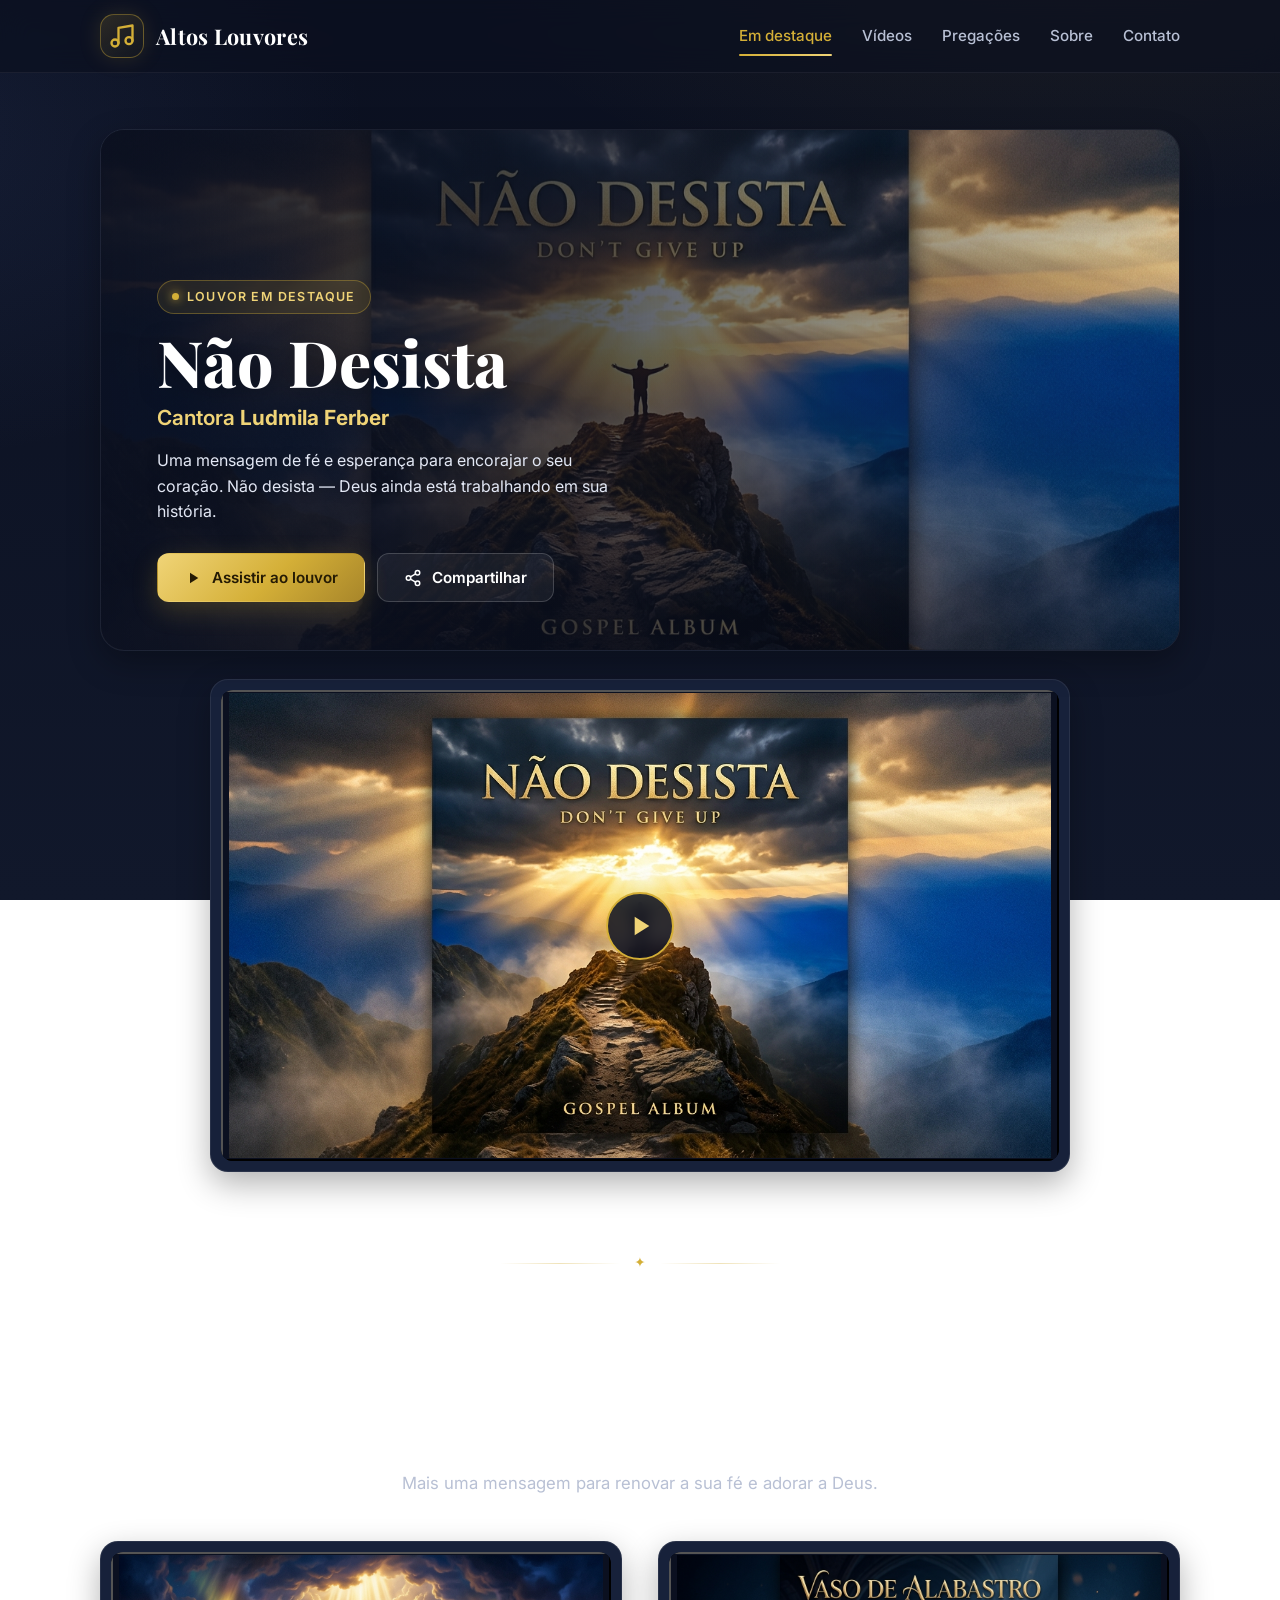
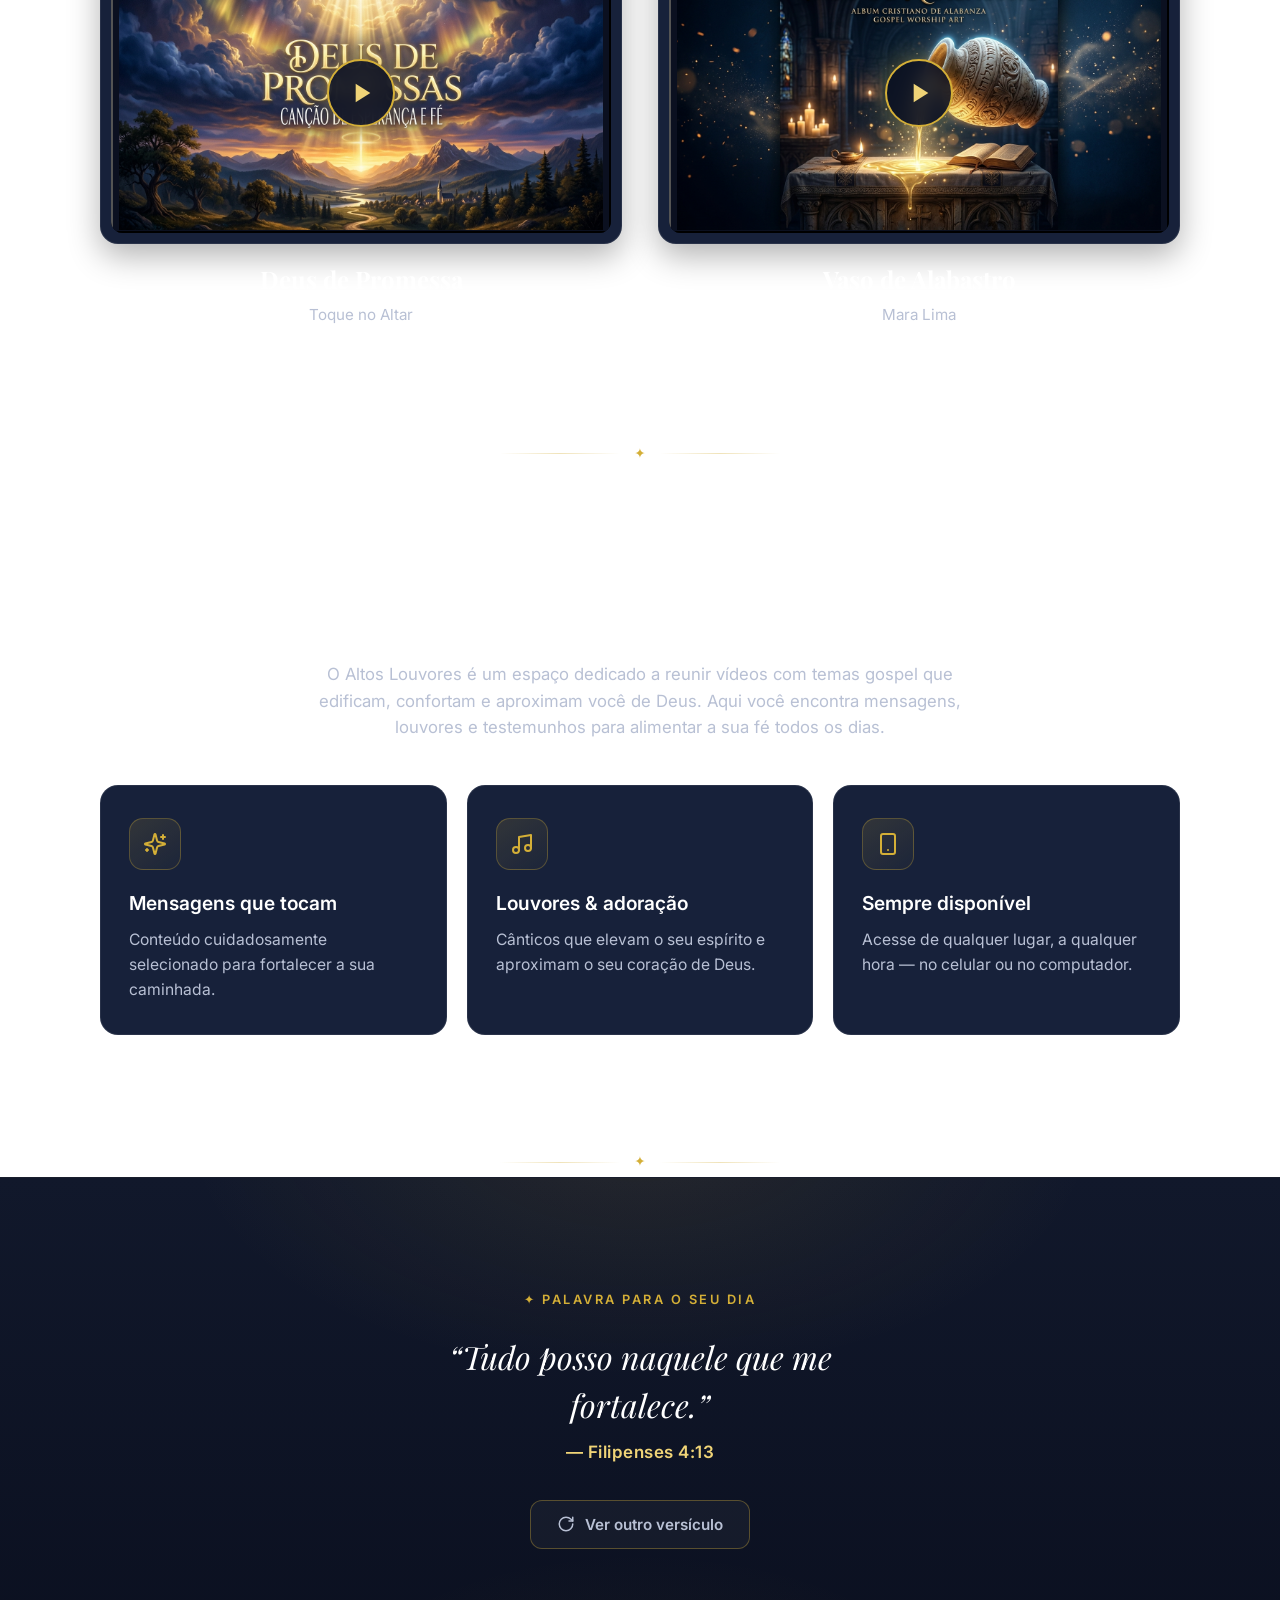
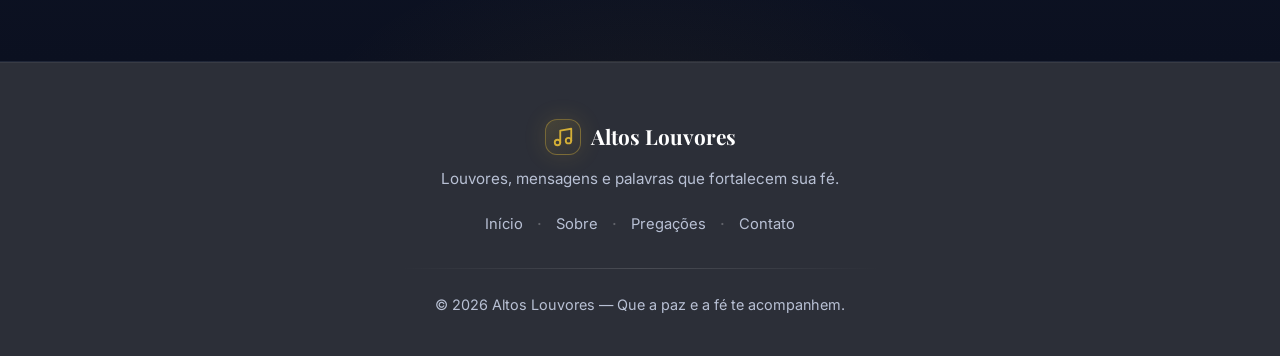
<file: index.html>
<!DOCTYPE html>
<html lang="pt-BR">
<head>
  <meta charset="UTF-8" />
  <meta name="viewport" content="width=device-width, initial-scale=1.0" />
  <meta name="theme-color" content="#1a1238" />
  <title>Altos Louvores | Louvores, Mensagens e Versículos</title>
  <meta name="description" content="Encontre louvores, mensagens de fé e versículos para fortalecer sua caminhada com Deus." />
  <meta name="author" content="Altos Louvores" />

  <!-- Open Graph / redes sociais -->
  <meta property="og:type" content="video.other" />
  <meta property="og:title" content="Altos Louvores | Louvores, Mensagens e Versículos" />
  <meta property="og:description" content="Encontre louvores, mensagens de fé e versículos para fortalecer sua caminhada com Deus." />
  <meta property="og:locale" content="pt_BR" />
  <meta property="og:site_name" content="Altos Louvores" />
  <meta property="og:image" content="assets/images/capa-nao-desista.jpg" />

  <link rel="icon" type="image/svg+xml" href="assets/favicon.svg" />

  <link rel="preconnect" href="https://fonts.googleapis.com" />
  <link rel="preconnect" href="https://fonts.gstatic.com" crossorigin />
  <link href="https://fonts.googleapis.com/css2?family=Playfair+Display:wght@600;700;800&family=Inter:wght@400;500;600;700&display=swap" rel="stylesheet" />

  <link rel="stylesheet" href="css/styles.css" />
</head>
<body>
  <!-- Cabeçalho / Navegação -->
  <header class="site-header" id="topo">
    <div class="container header-inner">
      <a href="#topo" class="logo" aria-label="Altos Louvores — Início">
        <span class="logo-mark" aria-hidden="true">
          <svg viewBox="0 0 24 24" width="28" height="28" fill="none" stroke="currentColor" stroke-width="2" stroke-linecap="round" stroke-linejoin="round">
            <path d="M9 18V5l12-2v13" />
            <circle cx="6" cy="18" r="3" />
            <circle cx="18" cy="16" r="3" />
          </svg>
        </span>
        <span class="logo-text">Altos Louvores</span>
      </a>

      <nav class="main-nav" aria-label="Navegação principal">
        <a href="#destaque">Em destaque</a>
        <a href="#videos">Vídeos</a>
        <a href="pregacoes.html">Pregações</a>
        <a href="#sobre">Sobre</a>
        <a href="#contato">Contato</a>
      </nav>

      <button class="menu-toggle" id="menuToggle" aria-label="Abrir menu" aria-expanded="false" aria-controls="mobileNav">
        <span class="menu-bar"></span>
        <span class="menu-bar"></span>
        <span class="menu-bar"></span>
      </button>
    </div>

    <!-- Menu mobile -->
    <nav class="mobile-nav" id="mobileNav" aria-label="Navegação mobile" hidden>
      <a href="#destaque">Em destaque</a>
      <a href="#videos">Vídeos</a>
      <a href="pregacoes.html">Pregações</a>
      <a href="#sobre">Sobre</a>
      <a href="#contato">Contato</a>
    </nav>
  </header>

  <main>
    <!-- Hero / Vídeo em destaque -->
    <section class="hero" id="destaque">
      <div class="container">
        <div class="hero-card">
          <div class="hero-media">
            <img
              class="hero-poster"
              src="assets/images/capa-nao-desista.jpg"
              alt="Capa do louvor 'Não Desista', com Ludmila Ferber"
            />
            <div class="hero-overlay" aria-hidden="true"></div>
          </div>

          <div class="hero-content">
            <p class="eyebrow"><span class="eyebrow-dot" aria-hidden="true"></span> Louvor em destaque</p>
            <h1 class="hero-title">Não Desista</h1>
            <p class="hero-artist">Cantora <strong>Ludmila Ferber</strong></p>
            <p class="hero-desc">
              Uma mensagem de fé e esperança para encorajar o seu coração.
              Não desista — Deus ainda está trabalhando em sua história.
            </p>

            <div class="hero-actions">
              <button class="btn btn-primary" data-action="play" type="button">
                <svg viewBox="0 0 24 24" width="18" height="18" fill="currentColor" aria-hidden="true"><path d="M8 5v14l11-7z"/></svg>
                <span>Assistir ao louvor</span>
              </button>
              <button class="btn btn-ghost" data-action="share" type="button">
                <svg viewBox="0 0 24 24" width="18" height="18" fill="none" stroke="currentColor" stroke-width="2" stroke-linecap="round" stroke-linejoin="round" aria-hidden="true"><circle cx="18" cy="5" r="3"/><circle cx="6" cy="12" r="3"/><circle cx="18" cy="19" r="3"/><line x1="8.59" y1="13.51" x2="15.42" y2="17.49"/><line x1="15.41" y1="6.51" x2="8.59" y2="10.49"/></svg>
                <span>Compartilhar</span>
              </button>
            </div>
          </div>
        </div>

        <div class="hero-player">
          <div class="video-card">
            <div class="video-wrapper">
              <iframe
                id="mainVideo"
                width="891"
                height="668"
                src="https://www.youtube.com/embed/5sr2MvvSLVI?enablejsapi=1"
                title="Ludmila Ferber - Não Desista"
                frameborder="0"
                allow="accelerometer; autoplay; clipboard-write; encrypted-media; gyroscope; picture-in-picture; web-share"
                referrerpolicy="strict-origin-when-cross-origin"
                allowfullscreen
              ></iframe>
              <button class="video-cover" data-target="mainVideo" type="button" aria-label="Reproduzir vídeo: Não Desista - Ludmila Ferber">
                <img
                  class="cover-image"
                  src="assets/images/capa-nao-desista.jpg"
                  alt="Capa do louvor Não Desista - Ludmila Ferber"
                  loading="eager"
                />
                <span class="play-overlay-btn" aria-hidden="true">
                  <svg viewBox="0 0 24 24" width="32" height="32" fill="currentColor"><path d="M8 5v14l11-7z"/></svg>
                </span>
              </button>
            </div>
          </div>
        </div>
      </div>
    </section>

    <div class="section-divider" aria-hidden="true"><span></span><i>✦</i><span></span></div>

    <!-- Mais vídeos -->
    <section class="section" id="videos">
      <div class="container">
        <h2 class="section-title">Mais louvores</h2>
        <p class="section-lead">
          Mais uma mensagem para renovar a sua fé e adorar a Deus.
        </p>

        <div class="videos-grid">
          <article class="video-item">
            <div class="video-card">
              <div class="video-wrapper">
                <iframe
                  id="videoDeusPromessa"
                  width="1059"
                  height="595"
                  src="https://www.youtube.com/embed/s74NutG8K5c?enablejsapi=1"
                  title="Deus de Promessas - Toque no Altar - Letra"
                  frameborder="0"
                  allow="accelerometer; autoplay; clipboard-write; encrypted-media; gyroscope; picture-in-picture; web-share"
                  referrerpolicy="strict-origin-when-cross-origin"
                  allowfullscreen
                ></iframe>
                <button class="video-cover" data-target="videoDeusPromessa" type="button" aria-label="Reproduzir vídeo: Deus de Promessa - Toque no Altar">
                  <img
                    class="cover-image"
                    src="assets/images/capa-deus-de-promessa.jpg"
                    alt="Capa do louvor Deus de Promessa - Toque no Altar"
                    loading="lazy"
                  />
                  <span class="play-overlay-btn" aria-hidden="true">
                    <svg viewBox="0 0 24 24" width="32" height="32" fill="currentColor"><path d="M8 5v14l11-7z"/></svg>
                  </span>
                </button>
              </div>
            </div>
            <div class="video-meta">
              <h3>Deus de Promessa</h3>
              <p class="video-artist">Toque no Altar</p>
            </div>
          </article>

          <article class="video-item">
            <div class="video-card">
              <div class="video-wrapper">
                <iframe
                  id="videoVasoAlabastro"
                  width="1059"
                  height="595"
                  src="https://www.youtube.com/embed/dpcqEzB7JmU?enablejsapi=1"
                  title="Vaso de Alabastro - Mara Lima cantado com letra"
                  frameborder="0"
                  allow="accelerometer; autoplay; clipboard-write; encrypted-media; gyroscope; picture-in-picture; web-share"
                  referrerpolicy="strict-origin-when-cross-origin"
                  allowfullscreen
                ></iframe>
                <button class="video-cover" data-target="videoVasoAlabastro" type="button" aria-label="Reproduzir vídeo: Vaso de Alabastro - Mara Lima">
                  <img
                    class="cover-image"
                    src="assets/images/capa-vaso-de-alabastro.jpg"
                    alt="Capa do louvor Vaso de Alabastro - Mara Lima"
                    loading="lazy"
                  />
                  <span class="play-overlay-btn" aria-hidden="true">
                    <svg viewBox="0 0 24 24" width="32" height="32" fill="currentColor"><path d="M8 5v14l11-7z"/></svg>
                  </span>
                </button>
              </div>
            </div>
            <div class="video-meta">
              <h3>Vaso de Alabastro</h3>
              <p class="video-artist">Mara Lima</p>
            </div>
          </article>
        </div>
      </div>
    </section>

    <div class="section-divider" aria-hidden="true"><span></span><i>✦</i><span></span></div>

    <!-- Sobre -->
    <section class="section" id="sobre">
      <div class="container">
        <h2 class="section-title">Sobre o Altos Louvores</h2>
        <p class="section-lead">
          O Altos Louvores é um espaço dedicado a reunir vídeos com temas gospel que edificam,
          confortam e aproximam você de Deus. Aqui você encontra mensagens, louvores e
          testemunhos para alimentar a sua fé todos os dias.
        </p>

        <div class="features">
          <article class="feature">
            <div class="feature-icon" aria-hidden="true">
              <svg viewBox="0 0 24 24" width="24" height="24" fill="none" stroke="currentColor" stroke-width="2" stroke-linecap="round" stroke-linejoin="round"><path d="M9.937 15.5A2 2 0 0 0 8.5 14.063l-6.135-1.582a.5.5 0 0 1 0-.962L8.5 9.936A2 2 0 0 0 9.937 8.5l1.582-6.135a.5.5 0 0 1 .963 0L14.063 8.5A2 2 0 0 0 15.5 9.937l6.135 1.581a.5.5 0 0 1 0 .964L15.5 14.063a2 2 0 0 0-1.437 1.437l-1.582 6.135a.5.5 0 0 1-.963 0z"/><path d="M20 3v4"/><path d="M22 5h-4"/><path d="M4 17v2"/><path d="M5 18H3"/></svg>
            </div>
            <h3>Mensagens que tocam</h3>
            <p>Conteúdo cuidadosamente selecionado para fortalecer a sua caminhada.</p>
          </article>
          <article class="feature">
            <div class="feature-icon" aria-hidden="true">
              <svg viewBox="0 0 24 24" width="24" height="24" fill="none" stroke="currentColor" stroke-width="2" stroke-linecap="round" stroke-linejoin="round"><path d="M9 18V5l12-2v13"/><circle cx="6" cy="18" r="3"/><circle cx="18" cy="16" r="3"/></svg>
            </div>
            <h3>Louvores &amp; adoração</h3>
            <p>Cânticos que elevam o seu espírito e aproximam o seu coração de Deus.</p>
          </article>
          <article class="feature">
            <div class="feature-icon" aria-hidden="true">
              <svg viewBox="0 0 24 24" width="24" height="24" fill="none" stroke="currentColor" stroke-width="2" stroke-linecap="round" stroke-linejoin="round"><rect width="14" height="20" x="5" y="2" rx="2" ry="2"/><path d="M12 18h.01"/></svg>
            </div>
            <h3>Sempre disponível</h3>
            <p>Acesse de qualquer lugar, a qualquer hora — no celular ou no computador.</p>
          </article>
        </div>
      </div>
    </section>

    <div class="section-divider" aria-hidden="true"><span></span><i>✦</i><span></span></div>

    <!-- Versículo do dia -->
    <section class="section section-verse" id="contato">
      <div class="container contact-inner">
        <p class="verse-eyebrow" aria-hidden="true">✦ Palavra para o seu dia</p>
        <p class="verse" id="dailyVerse">“Tudo posso naquele que me fortalece.”</p>
        <p class="verse-ref" id="dailyVerseRef">— Filipenses 4:13</p>
        <button class="btn btn-verse" data-action="new-verse" type="button">
          <svg viewBox="0 0 24 24" width="18" height="18" fill="none" stroke="currentColor" stroke-width="2" stroke-linecap="round" stroke-linejoin="round" aria-hidden="true"><path d="M21 12a9 9 0 1 1-9-9c2.52 0 4.93 1 6.74 2.74L21 8"/><path d="M21 3v5h-5"/></svg>
          <span>Ver outro versículo</span>
        </button>
      </div>
    </section>
  </main>

  <!-- Rodapé -->
  <footer class="site-footer">
    <div class="container">
      <p class="footer-brand">
        <span class="logo-mark small" aria-hidden="true">
          <svg viewBox="0 0 24 24" width="22" height="22" fill="none" stroke="currentColor" stroke-width="2" stroke-linecap="round" stroke-linejoin="round"><path d="M9 18V5l12-2v13"/><circle cx="6" cy="18" r="3"/><circle cx="18" cy="16" r="3"/></svg>
        </span>
        <span>Altos Louvores</span>
      </p>
      <p class="footer-tagline">Louvores, mensagens e palavras que fortalecem sua fé.</p>
      <nav class="footer-nav" aria-label="Links do rodapé">
        <a href="#topo">Início</a>
        <span aria-hidden="true">·</span>
        <a href="#sobre">Sobre</a>
        <span aria-hidden="true">·</span>
        <a href="pregacoes.html">Pregações</a>
        <span aria-hidden="true">·</span>
        <a href="#contato">Contato</a>
      </nav>
      <div class="footer-divider" aria-hidden="true"></div>
      <p class="footer-text">© <span id="year"></span> Altos Louvores — Que a paz e a fé te acompanhem.</p>
    </div>
  </footer>

  <!-- Toast de feedback (compartilhar) -->
  <div class="toast" id="toast" role="status" aria-live="polite" hidden></div>

  <script src="js/main.js" defer></script>
</body>
</html>
</file>
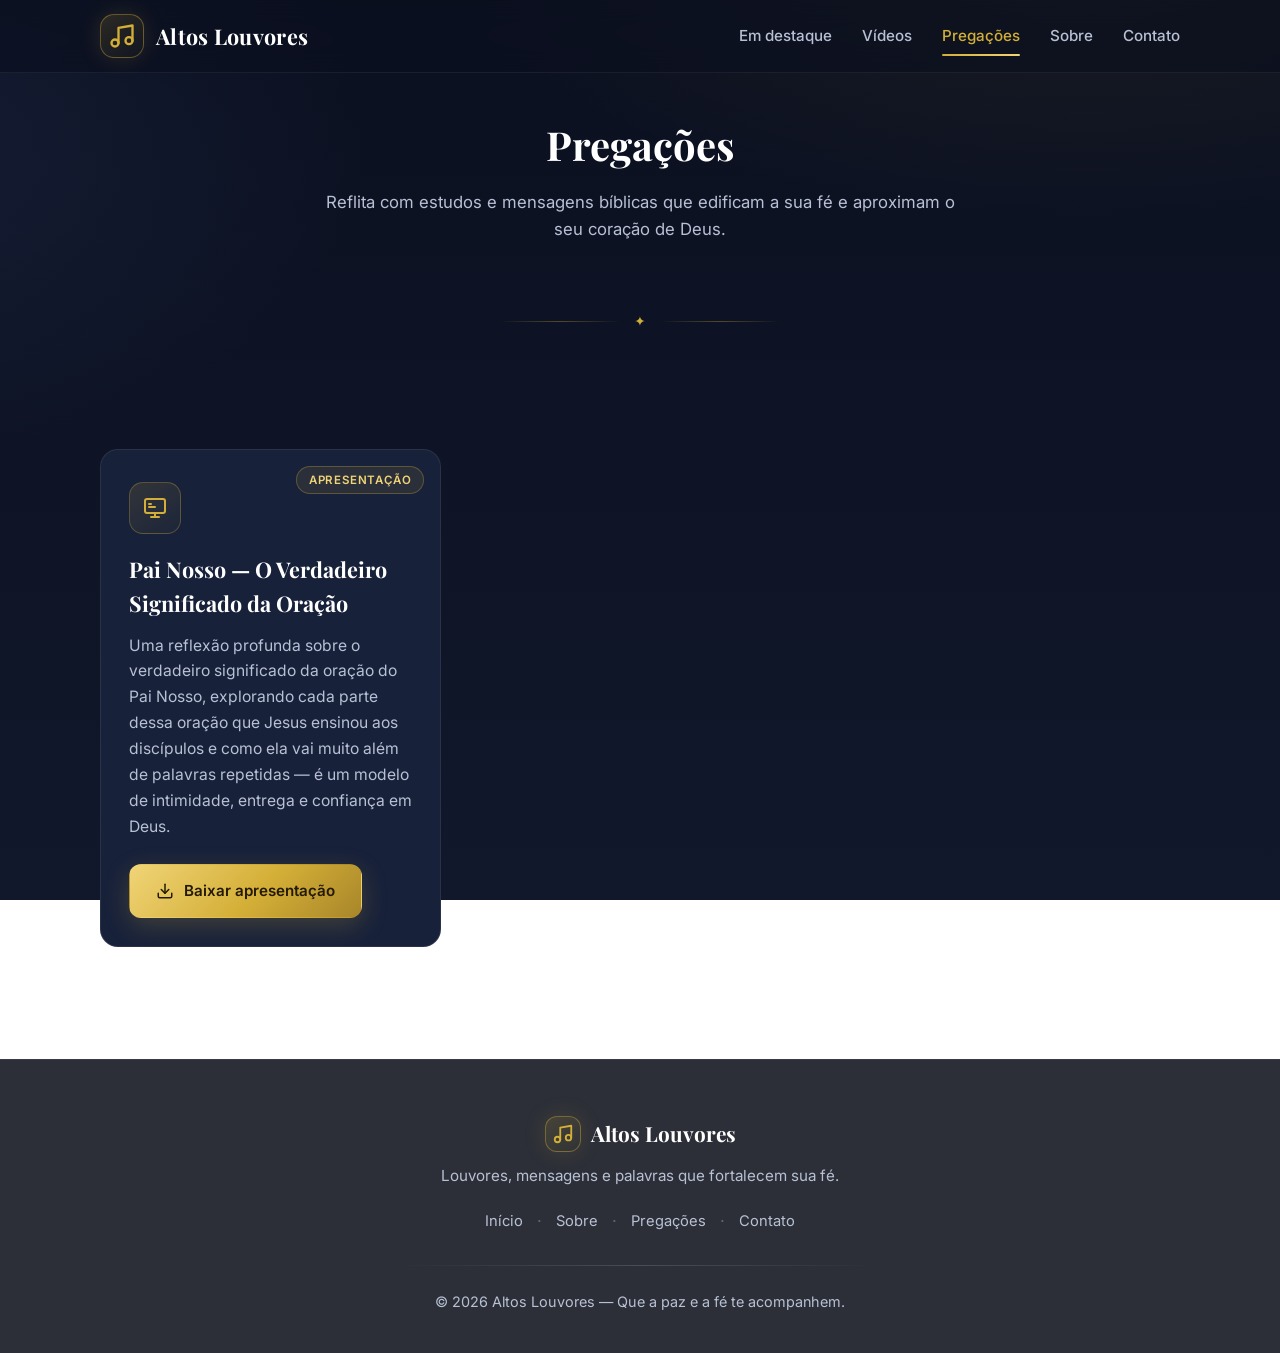
<file: pregacoes.html>
<!DOCTYPE html>
<html lang="pt-BR">
<head>
  <meta charset="UTF-8" />
  <meta name="viewport" content="width=device-width, initial-scale=1.0" />
  <meta name="theme-color" content="#1a1238" />
  <title>Pregações | Altos Louvores</title>
  <meta name="description" content="Reflita com pregações e estudos bíblicos para fortalecer a sua fé e comunhão com Deus." />
  <meta name="author" content="Altos Louvores" />

  <!-- Open Graph / redes sociais -->
  <meta property="og:type" content="website" />
  <meta property="og:title" content="Pregações | Altos Louvores" />
  <meta property="og:description" content="Reflita com pregações e estudos bíblicos para fortalecer a sua fé e comunhão com Deus." />
  <meta property="og:locale" content="pt_BR" />
  <meta property="og:site_name" content="Altos Louvores" />
  <meta property="og:image" content="assets/images/capa-nao-desista.jpg" />

  <link rel="icon" type="image/svg+xml" href="assets/favicon.svg" />

  <link rel="preconnect" href="https://fonts.googleapis.com" />
  <link rel="preconnect" href="https://fonts.gstatic.com" crossorigin />
  <link href="https://fonts.googleapis.com/css2?family=Playfair+Display:wght@600;700;800&family=Inter:wght@400;500;600;700&display=swap" rel="stylesheet" />

  <link rel="stylesheet" href="css/styles.css" />
</head>
<body>
  <!-- Cabeçalho / Navegação -->
  <header class="site-header" id="topo">
    <div class="container header-inner">
      <a href="index.html" class="logo" aria-label="Altos Louvores — Início">
        <span class="logo-mark" aria-hidden="true">
          <svg viewBox="0 0 24 24" width="28" height="28" fill="none" stroke="currentColor" stroke-width="2" stroke-linecap="round" stroke-linejoin="round">
            <path d="M9 18V5l12-2v13" />
            <circle cx="6" cy="18" r="3" />
            <circle cx="18" cy="16" r="3" />
          </svg>
        </span>
        <span class="logo-text">Altos Louvores</span>
      </a>

      <nav class="main-nav" aria-label="Navegação principal">
        <a href="index.html#destaque">Em destaque</a>
        <a href="index.html#videos">Vídeos</a>
        <a href="pregacoes.html" class="active" aria-current="page">Pregações</a>
        <a href="index.html#sobre">Sobre</a>
        <a href="index.html#contato">Contato</a>
      </nav>

      <button class="menu-toggle" id="menuToggle" aria-label="Abrir menu" aria-expanded="false" aria-controls="mobileNav">
        <span class="menu-bar"></span>
        <span class="menu-bar"></span>
        <span class="menu-bar"></span>
      </button>
    </div>

    <!-- Menu mobile -->
    <nav class="mobile-nav" id="mobileNav" aria-label="Navegação mobile" hidden>
      <a href="index.html#destaque">Em destaque</a>
      <a href="index.html#videos">Vídeos</a>
      <a href="pregacoes.html" class="active" aria-current="page">Pregações</a>
      <a href="index.html#sobre">Sobre</a>
      <a href="index.html#contato">Contato</a>
    </nav>
  </header>

  <main>
    <!-- Pregações — título -->
    <div class="pregacoes-hero">
      <div class="container">
        <h1 class="pregacoes-hero-title">Pregações</h1>
        <p class="pregacoes-hero-lead">
          Reflita com estudos e mensagens bíblicas que edificam a sua fé e aproximam o seu coração de Deus.
        </p>
      </div>
    </div>

    <div class="section-divider" aria-hidden="true"><span></span><i>✦</i><span></span></div>

    <!-- Grid de pregações -->
    <section class="section">
      <div class="container">
        <div class="pregacoes-grid">
          <!-- Card: Pai Nosso -->
          <article class="pregacao-card">
            <span class="pregacao-badge" aria-label="Tipo: Apresentação">Apresentação</span>
            <div class="pregacao-icon" aria-hidden="true">
              <svg viewBox="0 0 24 24" width="24" height="24" fill="none" stroke="currentColor" stroke-width="2" stroke-linecap="round" stroke-linejoin="round">
                <rect x="2" y="3" width="20" height="14" rx="2" ry="2" />
                <line x1="8" y1="21" x2="16" y2="21" />
                <line x1="12" y1="17" x2="12" y2="21" />
                <path d="M6 8h2" />
                <path d="M6 11h6" />
              </svg>
            </div>
            <h3>Pai Nosso — O Verdadeiro Significado da Oração</h3>
            <p>
              Uma reflexão profunda sobre o verdadeiro significado da oração do Pai Nosso, explorando cada parte dessa oração que Jesus ensinou aos discípulos e como ela vai muito além de palavras repetidas — é um modelo de intimidade, entrega e confiança em Deus.
            </p>
            <a href="assets/pregacoes/A_Oracao_do_Pai_Nosso.ppsx" class="btn btn-primary pregacao-download" download aria-label="Baixar apresentação Pai Nosso">
              <svg viewBox="0 0 24 24" width="18" height="18" fill="none" stroke="currentColor" stroke-width="2" stroke-linecap="round" stroke-linejoin="round" aria-hidden="true"><path d="M21 15v4a2 2 0 0 1-2 2H5a2 2 0 0 1-2-2v-4"/><polyline points="7 10 12 15 17 10"/><line x1="12" y1="15" x2="12" y2="3"/></svg>
              <span>Baixar apresentação</span>
            </a>
          </article>
        </div>
      </div>
    </section>
  </main>

  <!-- Rodapé -->
  <footer class="site-footer">
    <div class="container">
      <p class="footer-brand">
        <span class="logo-mark small" aria-hidden="true">
          <svg viewBox="0 0 24 24" width="22" height="22" fill="none" stroke="currentColor" stroke-width="2" stroke-linecap="round" stroke-linejoin="round"><path d="M9 18V5l12-2v13"/><circle cx="6" cy="18" r="3"/><circle cx="18" cy="16" r="3"/></svg>
        </span>
        <span>Altos Louvores</span>
      </p>
      <p class="footer-tagline">Louvores, mensagens e palavras que fortalecem sua fé.</p>
      <nav class="footer-nav" aria-label="Links do rodapé">
        <a href="index.html">Início</a>
        <span aria-hidden="true">·</span>
        <a href="index.html#sobre">Sobre</a>
        <span aria-hidden="true">·</span>
        <a href="pregacoes.html" aria-current="page">Pregações</a>
        <span aria-hidden="true">·</span>
        <a href="index.html#contato">Contato</a>
      </nav>
      <div class="footer-divider" aria-hidden="true"></div>
      <p class="footer-text">© <span id="year"></span> Altos Louvores — Que a paz e a fé te acompanhem.</p>
    </div>
  </footer>

  <!-- Toast de feedback -->
  <div class="toast" id="toast" role="status" aria-live="polite" hidden></div>

  <script src="js/main.js" defer></script>
</body>
</html>
</file>
<file: css/styles.css>
/* ==========================================================================
   Altos Louvores — Estilos
   Portal cristão moderno: azul profundo + dourado, estética cinematográfica
   Totalmente responsivo (mobile-first)
   ========================================================================== */

:root {
  /* Paleta (SPEC) */
  --bg: #0B1020;            /* fundo principal */
  --bg-2: #11182B;          /* fundo secundário */
  --surface: #17213A;       /* superfície / cards */
  --border: rgba(255, 255, 255, 0.10);

  --text: #FFFFFF;
  --text-muted: #B8C0D4;

  --gold: #D4AF37;
  --gold-soft: #F0D477;
  --gold-deep: #a8862a;

  --shadow-sm: 0 2px 10px rgba(0, 0, 0, 0.18);
  --shadow-md: 0 12px 32px rgba(0, 0, 0, 0.30);
  --shadow-gold: 0 8px 26px rgba(212, 175, 55, 0.22);

  --radius-sm: 10px;
  --radius: 18px;
  --radius-lg: 24px;

  --container: 1120px;
  --header-h: 72px;

  --font-display: "Playfair Display", Georgia, "Times New Roman", serif;
  --font-body: "Inter", system-ui, -apple-system, "Segoe UI", Roboto, sans-serif;
}

/* Reset mínimo */
*, *::before, *::after { box-sizing: border-box; }
html { -webkit-text-size-adjust: 100%; scroll-behavior: smooth; }
body {
  margin: 0;
  font-family: var(--font-body);
  font-size: 17px;
  line-height: 1.6;
  color: var(--text);
  background:
    radial-gradient(1100px 520px at 85% -10%, rgba(212, 175, 55, 0.09), transparent 60%),
    radial-gradient(900px 600px at -10% 15%, rgba(70, 92, 150, 0.16), transparent 55%),
    linear-gradient(180deg, var(--bg) 0%, var(--bg-2) 100%);
  background-attachment: fixed;
  min-height: 100vh;
  overflow-x: hidden;
}
img, video, svg { display: block; max-width: 100%; }
a { color: inherit; text-decoration: none; }
button { font-family: inherit; cursor: pointer; }

/* Foco visível (teclado) */
:focus-visible {
  outline: 2px solid var(--gold);
  outline-offset: 3px;
  border-radius: 4px;
}

.container {
  width: 100%;
  max-width: var(--container);
  margin-inline: auto;
  padding-inline: 20px;
}

/* ==========================================================================
   Cabeçalho
   ========================================================================== */
.site-header {
  position: sticky;
  top: 0;
  z-index: 50;
  backdrop-filter: blur(14px);
  -webkit-backdrop-filter: blur(14px);
  background: rgba(11, 16, 32, 0.65);
  border-bottom: 1px solid rgba(255, 255, 255, 0.06);
  transition: background 0.3s ease, box-shadow 0.3s ease;
}
.site-header.is-scrolled {
  background: rgba(11, 16, 32, 0.90);
  box-shadow: 0 6px 24px rgba(0, 0, 0, 0.25);
}
.header-inner {
  display: flex;
  align-items: center;
  justify-content: space-between;
  height: var(--header-h);
  transition: height 0.3s ease;
}
.site-header.is-scrolled .header-inner { height: 58px; }

.logo {
  display: inline-flex;
  align-items: center;
  gap: 12px;
  color: var(--gold);
  font-family: var(--font-display);
  font-weight: 700;
  font-size: 1.35rem;
  letter-spacing: 0.3px;
}
.logo-mark {
  display: inline-grid;
  place-items: center;
  width: 44px;
  height: 44px;
  border-radius: 14px;
  background: linear-gradient(145deg, rgba(212, 175, 55, 0.16), rgba(212, 175, 55, 0.03));
  border: 1px solid rgba(212, 175, 55, 0.40);
  color: var(--gold);
  box-shadow: 0 0 22px rgba(212, 175, 55, 0.15);
}
.logo-mark.small { width: 36px; height: 36px; border-radius: 12px; }
.logo-text { color: var(--text); }

.main-nav { display: none; gap: 30px; }
.main-nav a {
  color: var(--text-muted);
  font-weight: 500;
  font-size: 0.95rem;
  position: relative;
  transition: color 0.2s ease;
}
.main-nav a:hover { color: var(--text); }
.main-nav a::after {
  content: "";
  position: absolute;
  left: 0; bottom: -8px;
  width: 0; height: 2px;
  border-radius: 2px;
  background: linear-gradient(90deg, var(--gold), var(--gold-soft));
  transition: width 0.25s ease;
}
.main-nav a:hover::after,
.main-nav a.active::after { width: 100%; }
.main-nav a.active { color: var(--gold); }

/* Botão hambúrguer */
.menu-toggle {
  display: inline-flex;
  flex-direction: column;
  justify-content: center;
  gap: 5px;
  width: 46px;
  height: 46px;
  padding: 11px;
  background: transparent;
  border: 1px solid var(--border);
  border-radius: 12px;
  transition: border-color 0.2s ease;
}
.menu-toggle:hover { border-color: rgba(212, 175, 55, 0.5); }
.menu-bar {
  display: block;
  height: 2px;
  width: 100%;
  background: var(--text);
  border-radius: 2px;
  transition: transform 0.25s ease, opacity 0.2s ease;
}
.menu-toggle[aria-expanded="true"] .menu-bar:nth-child(1) { transform: translateY(7px) rotate(45deg); }
.menu-toggle[aria-expanded="true"] .menu-bar:nth-child(2) { opacity: 0; }
.menu-toggle[aria-expanded="true"] .menu-bar:nth-child(3) { transform: translateY(-7px) rotate(-45deg); }

/* Menu mobile */
.mobile-nav {
  display: flex;
  flex-direction: column;
  gap: 4px;
  padding: 12px 20px 22px;
  background: rgba(11, 16, 32, 0.97);
  border-bottom: 1px solid var(--border);
}
.mobile-nav[hidden] { display: none; }
.mobile-nav:not([hidden]) { animation: navIn 0.25s ease; }
@keyframes navIn {
  from { opacity: 0; transform: translateY(-8px); }
  to   { opacity: 1; transform: translateY(0); }
}
.mobile-nav a {
  display: block;
  padding: 13px 14px;
  border-radius: 12px;
  color: var(--text);
  font-weight: 500;
  transition: background 0.2s ease, color 0.2s ease;
}
.mobile-nav a:hover { background: var(--surface); color: var(--gold); }
.mobile-nav a.active { color: var(--gold); }

/* ==========================================================================
   Hero — destaque cinematográfico
   ========================================================================== */
.hero { padding: 28px 0 44px; }
.hero-card {
  position: relative;
  display: flex;
  align-items: flex-end;
  min-height: clamp(420px, 58vh, 560px);
  border-radius: var(--radius-lg);
  overflow: hidden;
  border: 1px solid rgba(255, 255, 255, 0.06);
  box-shadow: var(--shadow-md);
}
.hero-media { position: absolute; inset: 0; }
.hero-poster {
  width: 100%;
  height: 100%;
  object-fit: cover;
  animation: heroZoom 1.2s ease both;
}
@keyframes heroZoom {
  from { opacity: 0.6; transform: scale(1.06); }
  to   { opacity: 1; transform: scale(1); }
}
.hero-overlay {
  position: absolute;
  inset: 0;
  background:
    linear-gradient(180deg, rgba(11, 16, 32, 0.30) 0%, rgba(11, 16, 32, 0.92) 82%),
    linear-gradient(0deg, rgba(11, 16, 32, 0.45) 0%, transparent 55%);
}
.hero-content {
  position: relative;
  z-index: 1;
  max-width: 680px;
  padding: 40px 28px 34px;
}
.hero-content > * { animation: fadeUp 0.6s ease both; }
.hero-content > *:nth-child(1) { animation-delay: 0.05s; }
.hero-content > *:nth-child(2) { animation-delay: 0.15s; }
.hero-content > *:nth-child(3) { animation-delay: 0.25s; }
.hero-content > *:nth-child(4) { animation-delay: 0.35s; }
.hero-content > *:nth-child(5) { animation-delay: 0.45s; }
@keyframes fadeUp {
  from { opacity: 0; transform: translateY(14px); }
  to   { opacity: 1; transform: translateY(0); }
}

.eyebrow {
  display: inline-flex;
  align-items: center;
  gap: 8px;
  margin: 0 0 14px;
  padding: 6px 14px;
  font-size: 0.78rem;
  font-weight: 600;
  letter-spacing: 1.2px;
  text-transform: uppercase;
  color: var(--gold-soft);
  background: rgba(212, 175, 55, 0.10);
  border: 1px solid rgba(212, 175, 55, 0.35);
  border-radius: 999px;
  backdrop-filter: blur(4px);
  -webkit-backdrop-filter: blur(4px);
}
.eyebrow-dot {
  width: 7px;
  height: 7px;
  border-radius: 50%;
  background: var(--gold);
  box-shadow: 0 0 10px var(--gold);
  animation: pulse 2.4s infinite;
}
@keyframes pulse {
  0%, 100% { opacity: 1; transform: scale(1); }
  50%      { opacity: 0.55; transform: scale(1.25); }
}

.hero-title {
  font-family: var(--font-display);
  font-weight: 800;
  font-size: clamp(2.4rem, 7vw, 4rem);
  line-height: 1.05;
  margin: 0 0 6px;
  color: #fff;
  text-shadow: 0 2px 24px rgba(0, 0, 0, 0.35);
}
.hero-artist {
  font-size: clamp(1.05rem, 3.5vw, 1.3rem);
  font-weight: 600;
  color: var(--gold-soft);
  margin: 0 0 14px;
}
.hero-artist strong { color: var(--gold-soft); font-weight: 700; }
.hero-desc {
  color: #e3e8f5;
  max-width: 46ch;
  margin: 0 0 28px;
  font-size: 1rem;
  text-shadow: 0 1px 12px rgba(0, 0, 0, 0.40);
}

.hero-actions {
  display: flex;
  flex-wrap: wrap;
  gap: 12px;
}

/* Player do destaque (abaixo do banner) */
.hero-player { margin-top: 28px; }

/* ==========================================================================
   Botões
   ========================================================================== */
.btn {
  display: inline-flex;
  align-items: center;
  justify-content: center;
  gap: 10px;
  padding: 14px 26px;
  border-radius: 12px;
  font-weight: 600;
  font-size: 0.95rem;
  border: 1px solid transparent;
  white-space: nowrap;
  transition: transform 0.2s ease, box-shadow 0.2s ease, background 0.2s ease, border-color 0.2s ease, color 0.2s ease;
}
.btn svg { flex-shrink: 0; transition: transform 0.2s ease; }
.btn:active { transform: translateY(1px); }

.btn-primary {
  background: linear-gradient(135deg, var(--gold-soft), var(--gold) 55%, var(--gold-deep));
  color: #241a04;
  box-shadow: var(--shadow-gold);
}
.btn-primary:hover {
  transform: translateY(-2px);
  box-shadow: 0 12px 32px rgba(212, 175, 55, 0.35);
}
.btn-primary:hover svg { transform: translateX(2px); }

.btn-ghost {
  background: rgba(255, 255, 255, 0.06);
  color: var(--text);
  border-color: rgba(255, 255, 255, 0.18);
  backdrop-filter: blur(4px);
  -webkit-backdrop-filter: blur(4px);
}
.btn-ghost:hover {
  transform: translateY(-2px);
  border-color: var(--gold);
  color: var(--gold-soft);
}

/* ==========================================================================
   Seções genéricas
   ========================================================================== */
.section { padding: 64px 0; }
.section-title {
  font-family: var(--font-display);
  font-weight: 700;
  font-size: clamp(2rem, 5vw, 2.5rem);
  text-align: center;
  margin: 0 0 16px;
}
.section-lead {
  text-align: center;
  color: var(--text-muted);
  max-width: 60ch;
  margin: 0 auto 44px;
  font-size: 1.05rem;
}

/* Divisores de seção */
.section-divider {
  display: flex;
  align-items: center;
  justify-content: center;
  gap: 14px;
  padding: 4px 20px;
}
.section-divider span {
  height: 1px;
  width: min(120px, 20vw);
  background: linear-gradient(90deg, transparent, rgba(212, 175, 55, 0.35), transparent);
}
.section-divider i {
  font-style: normal;
  font-size: 0.85rem;
  color: var(--gold);
}

/* Cards de vídeo / player */
.video-card {
  background: var(--surface);
  border: 1px solid rgba(255, 255, 255, 0.08);
  border-radius: var(--radius);
  padding: 10px;
  box-shadow: var(--shadow-md);
}
.video-wrapper {
  position: relative;
  border-radius: calc(var(--radius) - 6px);
  overflow: hidden;
  background: #000;
  aspect-ratio: 16 / 9;
}
.video-wrapper video {
  width: 100%;
  height: 100%;
  object-fit: contain;
  background: #000;
  display: block;
}
.video-wrapper iframe {
  width: 100%;
  height: 100%;
  border: 0;
  display: block;
}

/* Capa personalizada sobre o player */
.video-cover {
  position: absolute;
  inset: 0;
  z-index: 5;
  display: flex;
  align-items: center;
  justify-content: center;
  background: #0b1020;
  cursor: pointer;
  overflow: hidden;
  transition: opacity 0.35s ease, visibility 0.35s ease;
}
.video-cover.is-hidden {
  opacity: 0;
  visibility: hidden;
  pointer-events: none;
}
.cover-image {
  width: 100%;
  height: 100%;
  object-fit: cover;
  transition: transform 0.4s ease;
}
.video-cover:hover .cover-image {
  transform: scale(1.03);
}
.play-overlay-btn {
  position: absolute;
  width: 68px;
  height: 68px;
  border-radius: 50%;
  background: rgba(11, 16, 32, 0.85);
  backdrop-filter: blur(8px);
  -webkit-backdrop-filter: blur(8px);
  border: 2px solid var(--gold);
  color: var(--gold-soft);
  display: inline-flex;
  align-items: center;
  justify-content: center;
  box-shadow: 0 0 28px rgba(212, 175, 55, 0.40);
  transition: transform 0.25s ease, background 0.25s ease, color 0.25s ease, box-shadow 0.25s ease;
  pointer-events: none;
}
.video-cover:hover .play-overlay-btn,
.video-cover:focus-visible .play-overlay-btn {
  transform: scale(1.12);
  background: var(--gold);
  color: #1a1238;
  box-shadow: 0 0 38px rgba(212, 175, 55, 0.75);
}

/* Sobre — features */
.features {
  display: grid;
  gap: 20px;
  grid-template-columns: 1fr;
}
.feature {
  background: var(--surface);
  border: 1px solid rgba(255, 255, 255, 0.08);
  border-radius: var(--radius);
  padding: 32px 28px;
  height: 100%;
  transition: transform 0.25s ease, border-color 0.25s ease, box-shadow 0.25s ease;
}
.feature:hover {
  transform: translateY(-4px);
  border-color: rgba(212, 175, 55, 0.45);
  box-shadow: 0 14px 34px rgba(0, 0, 0, 0.30);
}
.feature-icon {
  display: inline-grid;
  place-items: center;
  width: 52px;
  height: 52px;
  border-radius: 14px;
  background: linear-gradient(145deg, rgba(212, 175, 55, 0.14), rgba(212, 175, 55, 0.03));
  border: 1px solid rgba(212, 175, 55, 0.30);
  color: var(--gold);
  margin-bottom: 18px;
  transition: transform 0.25s ease, color 0.25s ease;
}
.feature:hover .feature-icon { transform: scale(1.06); color: var(--gold-soft); }
.feature h3 { margin: 0 0 8px; font-size: 1.2rem; font-weight: 600; }
.feature p { margin: 0; color: var(--text-muted); font-size: 0.98rem; }

/* Mais vídeos */
.videos-grid {
  display: grid;
  gap: 32px;
}
.video-item {
  display: flex;
  flex-direction: column;
}
.video-meta {
  text-align: center;
  margin-top: 16px;
}
.video-meta h3 {
  font-family: var(--font-display);
  font-weight: 700;
  font-size: clamp(1.25rem, 4vw, 1.5rem);
  margin: 0 0 4px;
}
.video-artist {
  margin: 0;
  color: var(--text-muted);
  font-size: 0.95rem;
}

/* ==========================================================================
   Versículo — momento de pausa/reflexão
   ========================================================================== */
.section-verse {
  position: relative;
  overflow: hidden;
  text-align: center;
  border-block: 1px solid rgba(255, 255, 255, 0.06);
  background:
    radial-gradient(700px 380px at 50% -10%, rgba(212, 175, 55, 0.10), transparent 65%),
    linear-gradient(180deg, var(--bg-2) 0%, var(--bg) 100%);
}
.section-verse::before {
  content: "";
  position: absolute;
  inset: 0;
  background: radial-gradient(480px 260px at 50% 115%, rgba(212, 175, 55, 0.06), transparent 70%);
  pointer-events: none;
}
.contact-inner { position: relative; }
.verse-eyebrow {
  margin: 0 0 22px;
  font-size: 0.8rem;
  font-weight: 600;
  letter-spacing: 2.5px;
  text-transform: uppercase;
  color: var(--gold);
}
.verse {
  font-family: var(--font-display);
  font-style: italic;
  font-size: clamp(1.4rem, 5vw, 2rem);
  line-height: 1.5;
  color: var(--text);
  max-width: 24ch;
  margin: 0 auto 10px;
  transition: opacity 0.3s ease;
}
.verse-ref {
  margin: 0 0 34px;
  color: var(--gold-soft);
  font-weight: 600;
  letter-spacing: 0.5px;
  transition: opacity 0.3s ease;
}
.btn-verse {
  background: rgba(255, 255, 255, 0.04);
  color: var(--text-muted);
  border-color: rgba(212, 175, 55, 0.35);
}
.btn-verse:hover {
  transform: translateY(-2px);
  border-color: var(--gold);
  color: var(--gold-soft);
}
.btn-verse:hover svg { transform: rotate(180deg); }

/* ==========================================================================
   Rodapé
   ========================================================================== */
.site-footer {
  background: rgba(8, 11, 22, 0.85);
  border-top: 1px solid rgba(255, 255, 255, 0.06);
  padding: 56px 0 40px;
  text-align: center;
}
.footer-brand {
  display: inline-flex;
  align-items: center;
  gap: 10px;
  margin: 0 0 12px;
  font-family: var(--font-display);
  font-weight: 700;
  font-size: 1.3rem;
  color: var(--text);
}
.footer-tagline {
  margin: 0 0 20px;
  color: var(--text-muted);
  font-size: 0.95rem;
}
.footer-nav {
  display: flex;
  justify-content: center;
  align-items: center;
  gap: 14px;
  margin: 0 0 30px;
}
.footer-nav a {
  color: var(--text-muted);
  font-size: 0.92rem;
  transition: color 0.2s ease;
}
.footer-nav a:hover { color: var(--gold); }
.footer-nav span { color: rgba(255, 255, 255, 0.25); }
.footer-divider {
  height: 1px;
  max-width: 480px;
  margin: 0 auto 24px;
  background: linear-gradient(90deg, transparent, rgba(255, 255, 255, 0.14), transparent);
}
.footer-text { margin: 0; color: var(--text-muted); font-size: 0.9rem; }

/* ==========================================================================
   Toast
   ========================================================================== */
.toast {
  position: fixed;
  left: 50%;
  bottom: 24px;
  transform: translateX(-50%) translateY(16px);
  background: rgba(23, 33, 58, 0.96);
  color: var(--text);
  border: 1px solid rgba(212, 175, 55, 0.40);
  padding: 13px 22px;
  border-radius: 12px;
  font-size: 0.9rem;
  font-weight: 500;
  box-shadow: var(--shadow-md);
  opacity: 0;
  pointer-events: none;
  transition: opacity 0.25s ease, transform 0.25s ease;
  z-index: 100;
  max-width: calc(100% - 32px);
}
.toast.show {
  opacity: 1;
  transform: translateX(-50%) translateY(0);
}

/* ==========================================================================
   Pregações — grid de cards
   ========================================================================== */
.pregacoes-hero {
  padding: 40px 0 20px;
  text-align: center;
}
.pregacoes-hero-title {
  font-family: var(--font-display);
  font-weight: 700;
  font-size: clamp(2rem, 5vw, 2.5rem);
  margin: 0 0 12px;
}
.pregacoes-hero-lead {
  color: var(--text-muted);
  max-width: 60ch;
  margin: 0 auto 44px;
  font-size: 1.05rem;
}

.pregacoes-grid {
  display: grid;
  gap: 28px;
  grid-template-columns: 1fr;
}

.pregacao-card {
  position: relative;
  background: var(--surface);
  border: 1px solid rgba(255, 255, 255, 0.08);
  border-radius: var(--radius);
  padding: 32px 28px 28px;
  height: 100%;
  display: flex;
  flex-direction: column;
  transition: transform 0.25s ease, border-color 0.25s ease, box-shadow 0.25s ease;
}
.pregacao-card:hover {
  transform: translateY(-4px);
  border-color: rgba(212, 175, 55, 0.45);
  box-shadow: 0 14px 34px rgba(0, 0, 0, 0.30);
}

.pregacao-icon {
  display: inline-grid;
  place-items: center;
  width: 52px;
  height: 52px;
  border-radius: 14px;
  background: linear-gradient(145deg, rgba(212, 175, 55, 0.14), rgba(212, 175, 55, 0.03));
  border: 1px solid rgba(212, 175, 55, 0.30);
  color: var(--gold);
  margin-bottom: 18px;
  transition: transform 0.25s ease, color 0.25s ease;
}
.pregacao-card:hover .pregacao-icon {
  transform: scale(1.06);
  color: var(--gold-soft);
}

.pregacao-badge {
  position: absolute;
  top: 16px;
  right: 16px;
  display: inline-flex;
  align-items: center;
  padding: 4px 12px;
  font-size: 0.72rem;
  font-weight: 600;
  letter-spacing: 0.8px;
  text-transform: uppercase;
  color: var(--gold-soft);
  background: rgba(212, 175, 55, 0.10);
  border: 1px solid rgba(212, 175, 55, 0.30);
  border-radius: 999px;
}

.pregacao-card h3 {
  font-family: var(--font-display);
  font-weight: 700;
  font-size: clamp(1.15rem, 3.5vw, 1.35rem);
  margin: 0 0 12px;
}

.pregacao-card p {
  color: var(--text-muted);
  font-size: 0.98rem;
  line-height: 1.65;
  margin: 0 0 24px;
  flex-grow: 1;
}

.pregacao-download {
  align-self: flex-start;
}

/* ==========================================================================
   Responsividade — Tablet (>= 640px)
   ========================================================================== */
@media (min-width: 640px) {
  .hero { padding: 40px 0 60px; }
  .section { padding: 80px 0; }
  .features { grid-template-columns: repeat(2, 1fr); }
  .videos-grid { grid-template-columns: repeat(2, 1fr); gap: 28px; }
  .pregacoes-grid { grid-template-columns: repeat(2, 1fr); }
}

/* ==========================================================================
   Responsividade — Desktop (>= 920px)
   ========================================================================== */
@media (min-width: 920px) {
  .main-nav { display: flex; }
  .menu-toggle { display: none; }
  .mobile-nav { display: none !important; }

  .hero { padding: 56px 0 76px; }
  .hero-content { padding: 56px 56px 48px; }
  .hero-overlay {
    background:
      linear-gradient(90deg, rgba(11, 16, 32, 0.95) 0%, rgba(11, 16, 32, 0.70) 45%, rgba(11, 16, 32, 0.15) 100%),
      linear-gradient(0deg, rgba(11, 16, 32, 0.35) 0%, transparent 60%);
  }
  .hero-player { max-width: 860px; margin-inline: auto; }

  .features { grid-template-columns: repeat(3, 1fr); }
  .section { padding: 112px 0; }
  .videos-grid { gap: 36px; }
  .pregacoes-grid { grid-template-columns: repeat(3, 1fr); }
}

/* Reduzir animações para quem prefere menos movimento */
@media (prefers-reduced-motion: reduce) {
  * {
    animation: none !important;
    transition: none !important;
    scroll-behavior: auto !important;
  }
}
</file>
